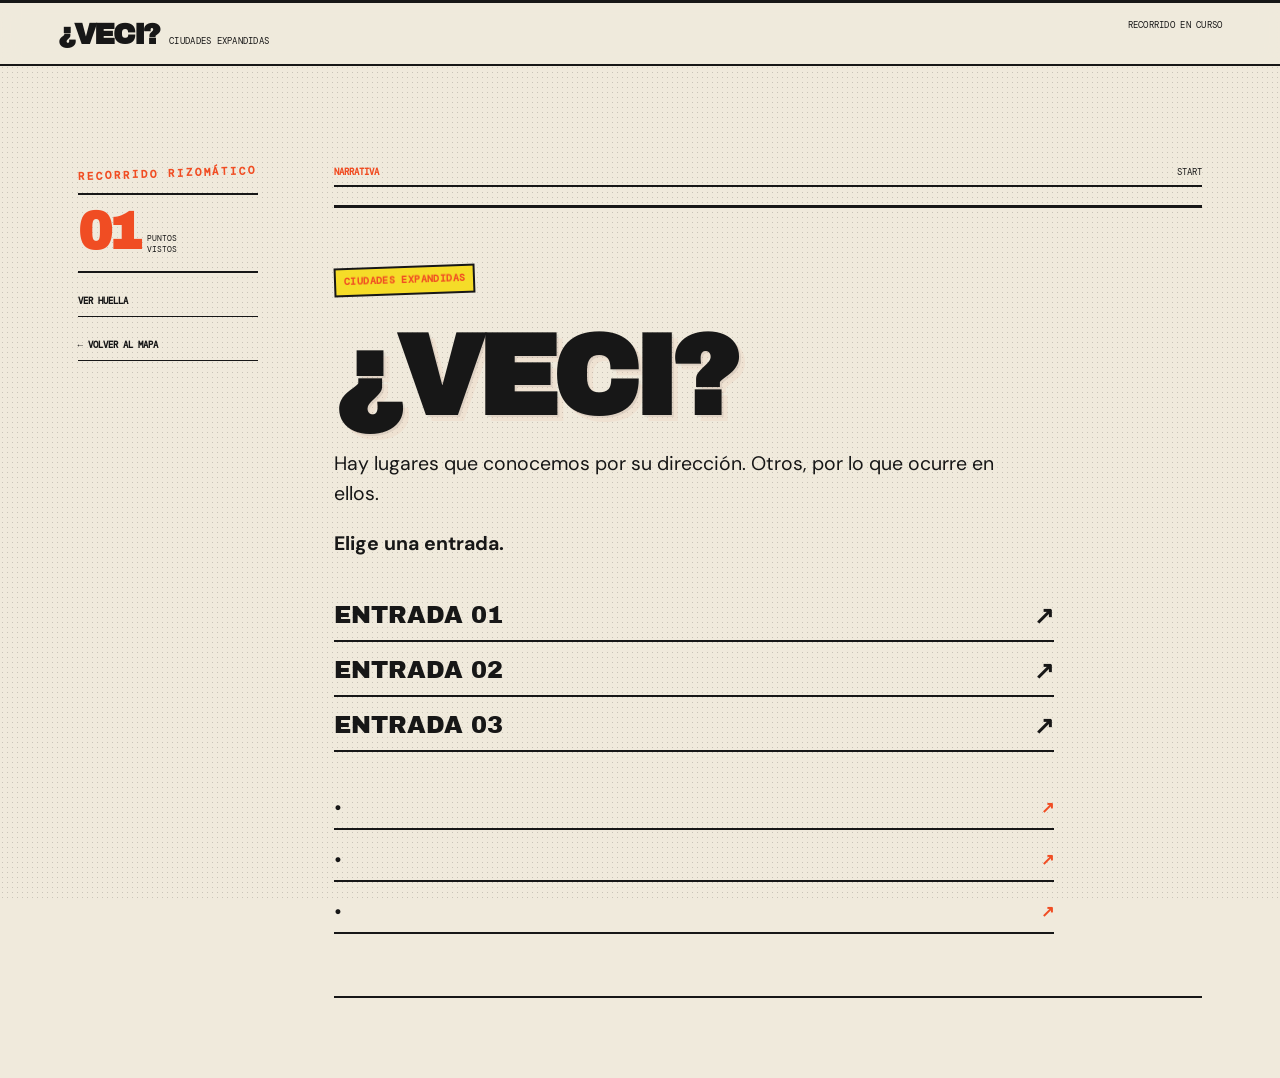
<file: story.html>
<!doctype html>
<html lang="es">
<head>
  <meta charset="UTF-8" />
  <meta name="viewport" content="width=device-width, initial-scale=1.0" />
  <meta name="description" content="Experiencia narrativa rizomática de ¿VECI? — Ciudades Expandidas, desarrollada con HTML, CSS y JavaScript." />
  <title>Recorrido — ¿VECI?</title>
  <link rel="preconnect" href="https://fonts.googleapis.com" />
  <link rel="preconnect" href="https://fonts.gstatic.com" crossorigin />
  <link href="https://fonts.googleapis.com/css2?family=Archivo+Black&family=DM+Mono:wght@400;500&family=DM+Sans:opsz,wght@9..40,400;9..40,500;9..40,700&display=swap" rel="stylesheet" />
  <link rel="stylesheet" href="css/styles.css" />
</head>
<body class="story-page">
  <header class="story-topbar">
    <a href="index.html" class="story-brand" aria-label="Volver al mapa"><strong>¿VECI?</strong><span>Ciudades expandidas</span></a>
    <div class="story-location" id="story-location"><span>Recorrido en curso</span></div>
  </header>

  <main class="story-stage">
    <aside class="story-rail" aria-label="Estado del recorrido">
      <p class="eyebrow">Recorrido rizomático</p>
      <div class="story-rail__counter"><strong id="visited-count">01</strong><span>puntos<br />vistos</span></div>
      <button id="toggle-trail" class="rail-button" type="button">Ver huella</button>
      <a class="rail-link" href="index.html">← Volver al mapa</a>
    </aside>

    <section class="passage-shell" aria-live="polite">
      <div class="passage-meta"><span id="passage-tag">NARRATIVA</span><span id="passage-id">PUNTO_ELEGIDO</span></div>
      <article id="passage" class="passage"></article>
    </section>
  </main>

  <dialog id="trail-dialog" class="trail-dialog">
    <form method="dialog" class="trail-dialog__head"><div><p class="eyebrow">Tu huella</p><h2>Los puntos que tocaste.</h2></div><button value="close" aria-label="Cerrar">×</button></form>
    <ol id="trail-list" class="trail-list"></ol>
  </dialog>

  <noscript><p class="noscript">Esta experiencia necesita JavaScript para recorrer los nodos narrativos.</p></noscript>
  <script src="js/story-data.js"></script>
  <script src="js/story-engine.js"></script>
</body>
</html>
</file>
<file: css/styles.css>
/* =========================================================
   VARIABLES DE COLOR Y BASE GENERAL
   Aquí se definen los tonos principales que usa toda la identidad
   visual del proyecto: negro, papel, amarillo, naranja y rosa.
   ========================================================= */
:root {
  --ink: #171717;
  --paper: #f0eadc;
  --yellow: #f5dc28;
  --orange: #f04d23;
  --pink: #e84987;
  --green: #526b42;
  --line: rgba(23, 23, 23, 0.23);
}

* { box-sizing: border-box; }
html { scroll-behavior: smooth; }
body { margin: 0; color: var(--ink); background: var(--paper); font-family: "DM Sans", sans-serif; }
body::before { content: ""; position: fixed; inset: 0; z-index: -1; opacity: .18; pointer-events: none; background-image: radial-gradient(var(--ink) .55px, transparent .7px); background-size: 5px 5px; }
a { color: inherit; }

/* =========================================================
   INDICADORES DE INTERACTIVIDAD
   Se hace más expresiva la sensación de que los elementos responden
   al usuario, manteniendo una lectura clara y divertida.
   ========================================================= */
.brand,
.brand__word,
.scroll-cue,
.manifesto,
.entry-card,
.map-frame,
.entry-cards,
.map-section__heading,
.hero__copy,
.masthead,
.site-footer,
.veci-marker,
.leaflet-control-zoom a {
  transform-style: preserve-3d;
  will-change: transform;
}

.brand,
.brand__word,
.scroll-cue,
.manifesto,
.entry-card,
.map-frame,
.entry-cards,
.map-section__heading,
.hero__copy,
.masthead,
.site-footer,
.leaflet-control-zoom a {
  transition: transform 0.25s ease, box-shadow 0.25s ease, background-color 0.25s ease, border-color 0.25s ease, opacity 0.25s ease, filter 0.25s ease;
}

.brand:hover,
.brand:focus-visible,
.brand__word:hover,
.scroll-cue:hover,
.scroll-cue:focus-visible,
.manifesto:hover,
.manifesto:focus-within,
.entry-card:hover,
.entry-card:focus-visible,
.map-frame:hover,
.map-section__heading:hover,
.hero__copy:hover,
.masthead:hover,
.site-footer:hover,
.veci-marker:hover,
.veci-marker:focus-visible,
.leaflet-control-zoom a:hover,
.leaflet-control-zoom a:focus-visible {
  transform: translateY(-2px) rotateX(var(--rx, 0deg)) rotateY(var(--ry, 0deg)) translate3d(var(--mx, 0px), var(--my, 0px), 0);
}

.brand {
  animation: floatSoft 4.5s ease-in-out infinite;
}
.scroll-cue {
  animation: floatSoft 5s ease-in-out infinite 0.2s;
}
.manifesto {
  animation: floatSoft 5.5s ease-in-out infinite 0.5s;
}
.entry-card {
  position: relative;
  overflow: hidden;
}
.entry-card::before {
  content: "";
  position: absolute;
  inset: 0;
  background: linear-gradient(120deg, transparent 0%, rgba(255,255,255,0.44) 40%, transparent 70%);
  transform: translateX(-120%);
  transition: transform 0.7s ease;
}
.entry-card:hover::before,
.entry-card:focus-visible::before {
  transform: translateX(120%);
}

/* =========================================================
   PANTALLA DE CARGA
   Estos estados ayudan a que el usuario entienda que cada elemento
   tiene respuesta visual al hover y al foco, sin saturar la info.
   ========================================================= */
.brand,
.scroll-cue,
.manifesto,
.entry-card,
.veci-marker,
.leaflet-control-zoom a {
  transition: transform 0.25s ease, box-shadow 0.25s ease, background-color 0.25s ease, border-color 0.25s ease, opacity 0.25s ease;
}

.brand:hover,
.brand:focus-visible,
.scroll-cue:hover,
.scroll-cue:focus-visible,
.manifesto:hover,
.manifesto:focus-within,
.entry-card:hover,
.entry-card:focus-visible,
.veci-marker:hover,
.veci-marker:focus-visible,
.leaflet-control-zoom a:hover,
.leaflet-control-zoom a:focus-visible {
  transform: translateY(-2px);
}

/* =========================================================
   PANTALLA DE CARGA
   Capa de introducción con video que aparece al abrir la página y
   luego desaparece para dejar ver la experiencia principal.
   ========================================================= */
.preloader {
  position: fixed;
  inset: 0;
  z-index: 999;
  display: grid;
  place-items: center;
  overflow: hidden;
  background: var(--paper);
  opacity: 1;
  visibility: visible;
  transition: opacity .7s ease, visibility .7s ease;
}

.preloader--hidden {
  opacity: 0;
  visibility: hidden;
  pointer-events: none;
}

.preloader__video {
  position: absolute;
  inset: 0;
  width: 100%;
  height: 100%;
  object-fit: cover;
  display: block;
  filter: brightness(.9) contrast(1.08) saturate(1.05);
  background: var(--paper);
}

.site-shell { max-width: 1440px; min-height: 100vh; margin: auto; padding: 25px 4.5vw 0; overflow: hidden; }
.masthead { display: flex; justify-content: space-between; align-items: flex-start; border-top: 3px solid var(--ink); padding-top: 12px; }
.brand { display: inline-flex; align-items: baseline; gap: 13px; text-decoration: none; }
.brand__word, h1, h2 { font-family: "Archivo Black", Impact, sans-serif; letter-spacing: -.06em; }
.brand__word {
  font-size: clamp(2.5rem, 5.2vw, 4.7rem);
  line-height: .8;
  transform: skewX(-7deg);
  text-shadow: 4px 4px 0 rgba(23, 23, 23, 0.08);
}
.brand__word::first-letter,
h1 em,
h2,
.map-instruction strong {
  text-shadow: 2px 2px 0 rgba(23, 23, 23, 0.1);
}
.brand__tag, .masthead__edition, .eyebrow, .map-instruction, .map-legend, .site-footer { font-family: "DM Mono", monospace; text-transform: uppercase; letter-spacing: .03em; }
.brand__tag { font-size: .64rem; }
.masthead__edition { margin: 0; font-size: .64rem; line-height: 1.5; text-align: right; }
/* Se restauran los textos principales para no borrar el esquema visual completo. */

.hero {
  display: grid;
  grid-template-columns: minmax(0, 1.15fr) minmax(210px, .38fr);
  gap: 4vw;
  align-items: end;
  min-height: 330px;
  padding: 2.5rem 0 2.5rem;
}
.eyebrow {
  margin: 0 0 13px;
  color: var(--orange);
  font-size: .68rem;
  font-weight: 700;
  letter-spacing: .18em;
  transform: rotate(-2deg);
}
h1 {
  max-width: 860px;
  margin: 0;
  font-size: clamp(2.6rem, 6vw, 6.4rem);
  line-height: .88;
  text-transform: uppercase;
  text-shadow: 2px 2px 0 rgba(23, 23, 23, 0.08), 6px 6px 0 rgba(240, 77, 35, 0.05);
  animation: textFloat 9s ease-in-out infinite;
}
h1 em {
  color: var(--orange);
  font-style: normal;
  display: inline-block;
  transform: skewX(-8deg);
  background: linear-gradient(180deg, #f04d23 0%, #f7a247 100%);
  -webkit-background-clip: text;
  background-clip: text;
  color: transparent;
}
.intro { max-width: 480px; margin: 28px 0 0; font-size: clamp(1rem, 1.4vw, 1.22rem); line-height: 1.35; }
.scroll-cue { display: inline-flex; gap: .9rem; margin-top: 34px; padding-bottom: 4px; border-bottom: 2px solid var(--ink); font-family: "DM Mono", monospace; font-size: .71rem; font-weight: 700; text-decoration: none; text-transform: uppercase; }
.scroll-cue span { color: var(--orange); font-size: 1rem; line-height: .7; }
.manifesto {
  align-self: center;
  position: relative;
  max-width: 430px;
  padding: 0 0 0 22px;
  border-left: 3px solid var(--pink);
  transform: rotate(-1deg);
  background: transparent;
}
.manifesto::before {
  content: "";
  position: absolute;
  left: -1px;
  top: 0;
  bottom: 0;
  width: 1px;
  background: rgba(23, 23, 23, 0.1);
}
.manifesto p {
  margin: 0;
  font-family: "Archivo Black", Impact, sans-serif;
  font-size: clamp(2rem, 2.8vw, 3.05rem);
  line-height: 0.98;
  letter-spacing: -.05em;
  text-transform: none;
  max-width: 390px;
}
.manifesto span {
  display: block;
  margin-top: 16px;
  color: var(--orange);
  font-family: "DM Mono", monospace;
  font-size: .68rem;
  letter-spacing: .1em;
  text-transform: uppercase;
}

/* =========================================================
   MAPA Y BLOQUES DE ENTRADA
   Define la caja del mapa, su fondo visual y el texto de instrucción
   que acompaña la navegación entre localidades.
   ========================================================= */
.map-section { padding: 3.5rem 0 0; border-top: 2px solid var(--ink); }
.map-section__heading { display: flex; justify-content: space-between; gap: 2rem; align-items: end; margin-bottom: 2rem; }
h2 {
  margin: 0;
  font-size: clamp(2.4rem, 5.3vw, 5.4rem);
  line-height: .84;
  text-transform: uppercase;
  transform: skewX(-4deg);
  text-shadow: 2px 2px 0 rgba(23, 23, 23, 0.08);
}
.map-instruction { margin: 0 0 .4rem; font-size: .68rem; line-height: 1.55; text-align: right; }
.map-instruction span {
  color: var(--orange);
  font-weight: 700;
  display: inline-block;
  transform: rotate(-1.5deg);
}
.map-frame {
  position: relative;
  min-height: 590px;
  background: linear-gradient(180deg, #faf7f2 0%, #f3ede5 100%);
  border: 3px solid var(--ink);
  border-radius: 1px;
  overflow: hidden;
  isolation: isolate;
  box-shadow: 0 10px 26px rgba(23, 23, 23, 0.12), inset 0 1px 0 rgba(255,255,255,0.72), inset 0 0 0 1px rgba(23, 23, 23, 0.06);
  animation: mapGlow 6s ease-in-out infinite alternate;
}
.map-frame::before {
  content: "";
  position: absolute;
  inset: 0;
  z-index: 2;
  pointer-events: none;
  background:
    radial-gradient(circle at 15% 18%, rgba(255,255,255,0.8), transparent 18%),
    radial-gradient(circle at 80% 35%, rgba(255,255,255,0.42), transparent 22%),
    repeating-linear-gradient(0deg, rgba(23,23,23,0.02) 0, rgba(23,23,23,0.02) 1px, transparent 1px, transparent 4px),
    repeating-linear-gradient(90deg, rgba(255,255,255,0.08) 0, rgba(255,255,255,0.08) 1px, transparent 1px, transparent 6px);
  mix-blend-mode: soft-light;
}
.video-backdrop, .map-overlay, .map-credit { display: none !important; }
#bogota-map {
  position: absolute;
  inset: 0;
  z-index: 1;
  background: linear-gradient(180deg, #fcfaf8 0%, #f7f2eb 100%);
}
.leaflet-container {
  background: linear-gradient(180deg, #fcfaf8 0%, #f7f2eb 100%) !important;
}
.map-tiles-ghost { opacity: 1 !important; }
.leaflet-tile-pane {
  opacity: 1;
  filter: sepia(0.14) saturate(0.7) brightness(1.14) contrast(1.08);
  mix-blend-mode: normal;
}
.leaflet-control-zoom {
  border: 2px solid var(--ink) !important;
  border-radius: 0 !important;
  overflow: hidden;
  box-shadow: 0 4px 12px rgba(23, 23, 23, 0.12);
}
.leaflet-control-zoom a {
  width: 34px !important;
  height: 34px !important;
  line-height: 34px !important;
  color: var(--ink) !important;
  background: rgba(255,255,255,0.85) !important;
  border: 0 !important;
  font-weight: 700;
}
.leaflet-control-zoom a:hover {
  color: var(--paper) !important;
  background: var(--orange) !important;
}
.leaflet-control-zoom a:first-child {
  border-bottom: 2px solid var(--ink) !important;
}
.leaflet-marker-pane {
  filter: drop-shadow(2px 2px 4px rgba(23, 23, 23, 0.12));
}

/* =========================================================
   MARCADORES DEL MAPA
   Estos puntos actúan como entradas a cada historia. Tienen pulso,
   estilo editorial y animación para destacar la acción.
   ========================================================= */
.veci-marker-wrap { background: transparent; border: 0; }
.veci-marker {
  position: relative;
  display: block;
  width: 56px;
  height: 56px;
  text-decoration: none;
  cursor: pointer;
}
.veci-marker__label {
  position: absolute;
  left: 28px;
  top: 50%;
  transform: translateY(-50%) translateX(-8px);
  padding: 0;
  background: transparent;
  border: 0;
  font-family: "DM Mono", monospace;
  font-size: .52rem;
  line-height: 1;
  letter-spacing: .08em;
  text-transform: uppercase;
  white-space: nowrap;
  opacity: 0;
  pointer-events: none;
  transition: transform 0.25s ease, opacity 0.25s ease;
  box-shadow: none;
}
.veci-marker__dot {
  position: absolute;
  inset: 0;
  width: 20px;
  height: 20px;
  margin: auto;
  background: radial-gradient(circle at 35% 30%, #fff3b5 0%, var(--yellow) 40%, #dfbc1d 100%);
  border: 3px solid var(--ink);
  border-radius: 50%;
  box-shadow: 0 0 0 3px rgba(240, 234, 220, 0.9), 0 8px 12px rgba(23, 23, 23, 0.12);
  transition: transform 0.3s ease, background 0.3s ease, box-shadow 0.3s ease;
}
.veci-marker__pulse {
  position: absolute;
  inset: 0;
  width: 42px;
  height: 42px;
  margin: auto;
  background: rgba(245, 220, 40, 0.18);
  border: 2px solid rgba(23, 23, 23, 0.8);
  border-radius: 50%;
  opacity: 0.9;
  animation: marker-pulse 2s infinite, pulseSoft 2.8s ease-in-out infinite;
}
.veci-marker:hover .veci-marker__dot,
.veci-marker:focus .veci-marker__dot {
  background: radial-gradient(circle at 35% 30%, #ffd7c2 0%, var(--orange) 38%, #c53d1e 100%);
  transform: scale(1.22);
  box-shadow: 0 0 0 4px rgba(240, 234, 220, 0.9), 0 10px 16px rgba(240, 77, 35, 0.2);
}
.veci-marker:hover .veci-marker__pulse,
.veci-marker:focus .veci-marker__pulse {
  background: rgba(240, 77, 35, 0.16);
  border-color: rgba(240, 77, 35, 0.52);
  animation: marker-pulse-glow 1.2s ease-out;
}
.veci-marker:hover .veci-marker__label,
.veci-marker:focus .veci-marker__label {
  opacity: 1;
  transform: translateY(-50%) translateX(0);
}
@keyframes marker-pulse {
  0% { transform: scale(0.45); opacity: 0.9; }
  100% { transform: scale(1.45); opacity: 0; }
}
@keyframes pulseSoft {
  0%, 100% { box-shadow: 0 0 0 0 rgba(245, 220, 40, 0.2); }
  50% { box-shadow: 0 0 0 12px rgba(245, 220, 40, 0.06); }
}
@keyframes floatSoft {
  0%, 100% { transform: translateY(0px); }
  50% { transform: translateY(-4px); }
}
@keyframes mapGlow {
  0% { box-shadow: 0 10px 26px rgba(23, 23, 23, 0.12), inset 0 1px 0 rgba(255,255,255,0.72), inset 0 0 0 1px rgba(23, 23, 23, 0.06); }
  100% { box-shadow: 0 16px 30px rgba(23, 23, 23, 0.16), inset 0 1px 0 rgba(255,255,255,0.72), inset 0 0 0 1px rgba(23, 23, 23, 0.06); }
}
.bogota-map { position: relative; z-index: 1; display: block; width: min(100%, 930px); max-height: 650px; margin: 0 auto; color: var(--paper); }
.map-boundary { fill: #415c37; stroke: var(--paper); stroke-width: 3; }.map-grid { fill: url(#grid); opacity: .25; }.urban-lines path { fill: none; stroke: var(--pink); stroke-width: 4; stroke-linecap: round; opacity: .92; }.rhizome-lines path { fill: none; stroke: var(--yellow); stroke-width: 2; stroke-dasharray: 5 6; opacity: .86; animation: trace-flow 5s linear infinite; }.trace-nodes circle { fill: var(--yellow); stroke: var(--ink); stroke-width: 2; }.trace-nodes text { fill: var(--yellow); font-family: "DM Mono", monospace; font-size: 9px; letter-spacing: 1px; }.city-blocks rect { fill: #d7cdae; opacity: .48; }.river { fill: none; stroke: #75a8ae; stroke-width: 12; opacity: .9; }
.map-label { fill: var(--paper); font-family: "DM Mono", monospace; font-size: 12px; letter-spacing: 1.7px; opacity: .75; }.map-label--river { fill: #9dced0; font-size: 9px; }.map-label--city { font-family: "Archivo Black", sans-serif; font-size: 50px; letter-spacing: -3px; opacity: .18; }
.map-node { cursor: pointer; }.map-node .node-ring { fill: none; stroke: var(--yellow); stroke-width: 2; transform-box: fill-box; transform-origin: center; animation: pulse 2.2s ease-out infinite; }.map-node .node-core { fill: var(--yellow); stroke: var(--ink); stroke-width: 3; transition: r .2s ease, fill .2s ease; }.map-node text { fill: var(--paper); font-family: "Archivo Black", sans-serif; font-size: 18px; letter-spacing: -1px; text-anchor: middle; pointer-events: none; }.map-node .node-subtitle { fill: var(--yellow); font-family: "DM Mono", monospace; font-size: 10px; letter-spacing: 1px; }.map-node:hover .node-core, .map-node:focus .node-core { r: 17px; fill: var(--orange); }.map-node:hover .node-ring, .map-node:focus .node-ring { stroke: var(--orange); }.map-node--kennedy .node-ring { animation-delay: .7s; }.map-node--bosa .node-ring { animation-delay: 1.4s; }
@keyframes pulse { 0% { transform: scale(.55); opacity: 1; } 80%, 100% { transform: scale(1.5); opacity: 0; } }
@keyframes trace-flow { to { stroke-dashoffset: -44; } }
.site-footer { display: flex; justify-content: space-between; gap: 2rem; padding: 20px 0 25px; font-size: .59rem; }.site-footer p { margin: 0; }

/* =========================================================
   PISTA DE INTERACCIÓN EN EL MAPA
   Pequeña indicación visual para reforzar que cada zona responde.
   Mantiene el diseño claro y sin saturar la lectura.
   ========================================================= */
.map-frame::after {
  content: "Explora cada punto";
  position: absolute;
  left: 18px;
  top: 18px;
  z-index: 3;
  padding: 5px 8px;
  background: rgba(240, 234, 220, 0.9);
  border: 1px solid rgba(23, 23, 23, 0.7);
  font-family: "DM Mono", monospace;
  font-size: .52rem;
  letter-spacing: .12em;
  text-transform: uppercase;
  opacity: .82;
  pointer-events: none;
  animation: hintPulse 3s ease-in-out infinite;
}

@keyframes hintPulse {
  0%, 100% { opacity: 0.7; transform: translateY(0); }
  50% { opacity: 1; transform: translateY(-2px); }
}
@keyframes textFloat {
  0%, 100% { transform: translateY(0px) skewX(0deg); }
  50% { transform: translateY(-2px) skewX(-0.8deg); }
}

@media (max-width: 680px) { .site-shell { padding: 18px 20px 0; }.brand { display: block; }.brand__tag { display: block; margin-top: 9px; }.masthead__edition { font-size: .53rem; }.hero { grid-template-columns: 1fr; gap: 2.7rem; padding: 5.5rem 0 3.5rem; }.manifesto { max-width: 280px; }.map-section__heading, .site-footer { display: block; }.map-instruction { margin-top: 1.4rem; text-align: left; }.map-frame { min-height: 500px; margin-inline: -20px; }.video-backdrop { gap: 6px; padding: 12px 9px; }.video-panel:nth-child(2) { transform: translateY(14px); }.video-panel:nth-child(3) { transform: translateY(-7px); }.video-panel video { min-height: 460px; }.video-panel figcaption { right: 7px; bottom: 10px; left: 7px; font-size: .75rem; }.video-panel figcaption span { display: none; }.map-overlay { left: 12px; right: 12px; font-size: .48rem; }.map-credit { left: 12px; }.veci-marker__label { left: 83px; }.site-footer p + p { margin-top: .7rem; } }
@media (prefers-reduced-motion: reduce) { html { scroll-behavior: auto; }.map-node .node-ring, .rhizome-lines path { animation: none; } }

/* --- Integración portada + narrativa rizomática --- */
.video-fallback { width:100%; height:100%; min-height:530px; background-image: linear-gradient(180deg,rgba(9,8,8,.08),rgba(9,8,8,.25)), var(--poster); background-size:cover; background-position:center; filter:grayscale(.3) contrast(1.13) saturate(.78); }
.entry-cards {
  position: relative;
  display: grid;
  grid-template-columns: repeat(3, minmax(0, 1fr));
  border-bottom: 3px solid var(--ink);
  background:
    linear-gradient(180deg, rgba(255,255,255,0.05), rgba(0,0,0,0)),
    repeating-linear-gradient(90deg, rgba(23,23,23,0.04) 0 1px, transparent 1px 24px);
  overflow: hidden;
}

.entry-card {
  position: relative;
  display: grid;
  grid-template-columns: auto 1fr;
  gap: 6px 12px;
  padding: 16px 16px 18px;
  min-height: 118px;
  border-top: 3px solid var(--ink);
  border-right: 3px solid var(--ink);
  text-decoration: none;
  background: rgba(240, 234, 220, 0.14);
  transition: transform .2s ease, box-shadow .2s ease, filter .2s ease;
  transform: translateY(0);
  overflow: hidden;
}

.entry-card:nth-child(1) {
  background: linear-gradient(180deg, rgba(240, 234, 220, 0.22), rgba(240, 234, 220, 0.08));
}
.entry-card:nth-child(2) {
  background: linear-gradient(180deg, rgba(240, 234, 220, 0.2), rgba(245, 220, 40, 0.04));
}
.entry-card:nth-child(3) {
  background: linear-gradient(180deg, rgba(240, 234, 220, 0.2), rgba(232, 73, 135, 0.02));
}

.entry-card::before {
  content: "";
  position: absolute;
  inset: 0;
  background: linear-gradient(120deg, transparent 0%, rgba(255,255,255,0.08) 42%, transparent 66%);
  opacity: 0.75;
  pointer-events: none;
}

.entry-card:last-child { border-right: 0; }

.entry-card > span {
  grid-row: 1 / 3;
  position: relative;
  z-index: 1;
  display: inline-flex;
  align-items: flex-start;
  color: rgba(23, 23, 23, 0.7);
  font-family: "DM Mono", monospace;
  font-size: .62rem;
  font-weight: 700;
  letter-spacing: .12em;
  line-height: 1;
  padding-top: 3px;
}

.entry-card strong {
  position: relative;
  z-index: 1;
  display: block;
  font-family: "Archivo Black", sans-serif;
  font-size: clamp(2.1rem, 2.2vw, 2.9rem);
  line-height: .8;
  letter-spacing: -.08em;
  text-transform: uppercase;
  color: rgba(23, 23, 23, 0.92);
  text-shadow: none;
}

.entry-card strong::after {
  content: "";
  display: block;
  width: 100%;
  height: 2px;
  background: rgba(23, 23, 23, 0.22);
  margin-top: 5px;
}

.entry-card small {
  position: relative;
  z-index: 1;
  display: block;
  margin-top: 7px;
  font-family: "DM Mono", monospace;
  font-size: .5rem;
  letter-spacing: .12em;
  text-transform: uppercase;
  color: rgba(23, 23, 23, 0.76);
  line-height: 1.3;
}

.entry-card:hover,
.entry-card:focus {
  transform: translateY(-2px);
  box-shadow: 0 8px 0 rgba(23,23,23,0.02);
  filter: saturate(1.08);
}

@keyframes card-breathe {
  0%, 100% { transform: translateY(0); }
  50% { transform: translateY(-2px); }
}


/* =========================================================
   Portada: fondos abstractos generados sólo con CSS.
   ========================================================= */
.video-panel .video-fallback {
  width: 100%;
  height: 100%;
  min-height: 530px;
  background-image:
    linear-gradient(180deg, rgba(15, 13, 12, .08), rgba(15, 13, 12, .48)),
    radial-gradient(circle at 24% 26%, rgba(240, 234, 220, .17), transparent 28%),
    repeating-linear-gradient(117deg, rgba(240, 234, 220, .08) 0 1px, transparent 1px 28px),
    repeating-linear-gradient(27deg, rgba(240, 234, 220, .045) 0 1px, transparent 1px 38px),
    linear-gradient(135deg, #655f58, #252321 65%, #171514);
  background-size: cover;
  background-position: center;
  filter: grayscale(.3) contrast(1.13) saturate(.78);
}
.video-panel--kennedy .video-fallback {
  background-image:
    linear-gradient(180deg, rgba(15, 13, 12, .06), rgba(15, 13, 12, .5)),
    radial-gradient(circle at 64% 30%, rgba(245, 220, 40, .12), transparent 24%),
    repeating-linear-gradient(93deg, rgba(240, 234, 220, .07) 0 1px, transparent 1px 32px),
    repeating-linear-gradient(13deg, rgba(240, 234, 220, .05) 0 1px, transparent 1px 43px),
    linear-gradient(145deg, #66554c, #2d2521 60%, #171514);
}
.video-panel--bosa .video-fallback {
  background-image:
    linear-gradient(180deg, rgba(15, 13, 12, .06), rgba(15, 13, 12, .48)),
    radial-gradient(circle at 45% 22%, rgba(232, 73, 135, .12), transparent 25%),
    repeating-linear-gradient(104deg, rgba(240, 234, 220, .07) 0 1px, transparent 1px 35px),
    repeating-linear-gradient(18deg, rgba(240, 234, 220, .04) 0 1px, transparent 1px 46px),
    linear-gradient(130deg, #58515e, #28242d 60%, #171514);
}

/* =========================================================
   Página narrativa: mismo lenguaje editorial del index.
   ========================================================= */
.story-page { min-height: 100vh; background: var(--paper); overflow-x: hidden; }
.story-topbar {
  position: sticky; top: 0; z-index: 20;
  display: flex; justify-content: space-between; align-items: flex-start;
  padding: 16px 4.5vw 14px;
  background: rgba(240, 234, 220, .94);
  backdrop-filter: blur(9px);
  border-top: 3px solid var(--ink);
  border-bottom: 2px solid var(--ink);
}
.story-brand { display: flex; align-items: baseline; gap: 10px; text-decoration: none; }
.story-brand strong { font-family: "Archivo Black", sans-serif; font-size: 1.8rem; letter-spacing: -.06em; }
.story-brand span, .story-location {
  font-family: "DM Mono", monospace;
  text-transform: uppercase;
  font-size: .55rem;
  letter-spacing: .03em;
}
.story-location { display: flex; flex-direction: column; text-align: right; }
.story-location strong { margin-top: 4px; color: var(--orange); font-size: .72rem; }
.story-stage {
  display: grid;
  grid-template-columns: 180px minmax(0, 920px);
  gap: clamp(28px, 6vw, 90px);
  max-width: 1240px;
  margin: 0 auto;
  padding: clamp(45px, 8vw, 100px) 4.5vw 80px;
}
.story-rail { position: sticky; top: 110px; align-self: start; }
.story-rail__counter {
  display: flex; gap: 9px; align-items: end;
  padding: 16px 0;
  border-top: 2px solid var(--ink);
  border-bottom: 2px solid var(--ink);
}
.story-rail__counter strong {
  font-family: "Archivo Black", sans-serif;
  font-size: 3.2rem; line-height: .85; letter-spacing: -.07em;
  color: var(--orange);
}
.story-rail__counter span {
  font-family: "DM Mono", monospace;
  font-size: .52rem;
  text-transform: uppercase;
}
.rail-button, .rail-link {
  display: block; width: 100%; margin-top: 13px; padding: 9px 0;
  border: 0; border-bottom: 1px solid var(--ink);
  background: transparent; color: var(--ink);
  font-family: "DM Mono", monospace; font-size: .58rem; font-weight: 700;
  text-align: left; text-transform: uppercase; text-decoration: none; cursor: pointer;
}
.rail-button:hover, .rail-link:hover { color: var(--orange); }
.passage-shell { min-width: 0; }
.passage-meta {
  display: flex; justify-content: space-between; gap: 1rem;
  margin-bottom: 18px; padding-bottom: 7px;
  border-bottom: 2px solid var(--ink);
  font-family: "DM Mono", monospace; font-size: .57rem; text-transform: uppercase;
}
.passage-meta span:first-child { color: var(--orange); font-weight: 700; }
.passage {
  position: relative;
  padding: clamp(30px, 5vw, 58px) 0;
  background: transparent;
  border-top: 3px solid var(--ink);
  border-bottom: 2px solid var(--ink);
}
.passage h1, .passage h2 {
  font-family: "Archivo Black", sans-serif;
  letter-spacing: -.055em;
  text-transform: uppercase;
}
.passage h1 { font-size: clamp(3rem, 9vw, 7rem); line-height: .85; margin: .2em 0; }
.passage h2 {
  max-width: 800px;
  font-size: clamp(2.4rem, 6vw, 5rem);
  line-height: .88;
  margin: .05em 0 .45em;
}
.passage p { max-width: 700px; font-size: clamp(1rem, 1.8vw, 1.22rem); line-height: 1.55; }
.passage .eyebrow, .passage [class^="tag-"] {
  display: inline-block;
  margin-bottom: 14px;
  padding: 5px 8px;
  border: 2px solid var(--ink);
  background: var(--yellow);
  font-family: "DM Mono", monospace;
  font-size: .6rem; font-weight: 700; letter-spacing: .04em; text-transform: uppercase;
}
.passage .tag-tienda, .passage .tag-barrio, .passage .tag-comunidad { background: var(--green); color: white; }
.passage .tag-audio { background: #7654b3; color: white; }
.passage .tag-persona { background: var(--pink); color: white; }
.passage .tag-resistencia { background: var(--orange); color: white; }
.passage .tag-urbanizacion, .passage .tag-silencio { background: #ded9cf; }
.passage .tag-tiempo { background: var(--yellow); }
.story-choices { margin-top: 30px; }
.story-choice {
  display: grid;
  grid-template-columns: 1fr auto;
  align-items: center;
  gap: 20px;
  width: min(100%, 720px);
  margin: 4px 0;
  padding: 15px 0 10px;
  border-bottom: 2px solid var(--ink);
  background: transparent;
  font-family: "DM Mono", monospace;
  font-size: .72rem;
  font-weight: 700;
  text-transform: uppercase;
  text-decoration: none;
  transition: transform .14s ease, color .14s ease;
}
.story-choice b { color: var(--orange); font-size: 1rem; }
.story-choice:hover, .story-choice:focus { color: var(--orange); transform: translateX(6px); }
.media-placeholder {
  min-height: 220px;
  margin: 26px 0;
  padding: 22px;
  display: flex; flex-direction: column; justify-content: end;
  border: 2px solid var(--ink);
  background:
    radial-gradient(circle at 35% 25%, rgba(240, 77, 35, .16), transparent 25%),
    repeating-linear-gradient(130deg, rgba(23, 23, 23, .07) 0 1px, transparent 1px 22px),
    rgba(23, 23, 23, .035);
}
.media-placeholder span { font-family: "Archivo Black", sans-serif; font-size: 2rem; letter-spacing: -.05em; color: var(--orange); }
.media-placeholder p { margin: 5px 0; font-family: "DM Mono", monospace; font-size: .68rem; text-transform: uppercase; }
.media-placeholder small { opacity: .58; font-size: .68rem; }
.story-input { display: block; margin: 25px 0; }
.story-input span { display: block; margin-bottom: 8px; font-family: "DM Mono", monospace; font-size: .65rem; font-weight: 700; text-transform: uppercase; }
.story-input input {
  width: min(100%, 600px);
  padding: 14px 12px;
  border: 0; border-bottom: 3px solid var(--ink); border-radius: 0;
  background: transparent; color: var(--ink);
  font: 700 1.15rem "DM Sans", sans-serif;
  outline: none;
}
.story-input input:focus { background: var(--yellow); }
.locality-reveal {
  display: flex; flex-direction: column; align-items: flex-start;
  margin: 30px 0; padding: 18px 20px;
  background: var(--yellow); border: 3px solid var(--ink);
  transform: rotate(-1deg);
}
.locality-reveal span { font-family: "DM Mono", monospace; font-size: .62rem; text-transform: uppercase; }
.locality-reveal strong { font-family: "Archivo Black", sans-serif; font-size: clamp(2.5rem, 7vw, 5.5rem); line-height: 1; letter-spacing: -.06em; }
.final-phrase { font-family: "Archivo Black", sans-serif !important; color: var(--pink); font-size: clamp(1.6rem, 4vw, 3rem) !important; line-height: 1.05 !important; transform: rotate(-1deg); }
.story-start { text-align: left; }
.locality-choices { display: grid; gap: 0; margin-top: 28px; max-width: 720px; }
.locality-choices a {
  display: flex; justify-content: space-between;
  padding: 15px 0 10px;
  border-bottom: 2px solid var(--ink);
  font-family: "Archivo Black", sans-serif;
  font-size: 1.5rem;
  text-transform: uppercase;
  text-decoration: none;
}
.locality-choices a:hover { color: var(--orange); }
.trail-dialog {
  width: min(720px, 92vw); max-height: 80vh; padding: 0;
  border: 3px solid var(--ink); background: var(--paper);
  box-shadow: 12px 12px 0 var(--orange);
}
.trail-dialog::backdrop { background: rgba(23, 23, 23, .65); }
.trail-dialog__head {
  position: sticky; top: 0;
  display: flex; justify-content: space-between; align-items: flex-start;
  padding: 25px; background: var(--paper); border-bottom: 2px solid var(--ink);
}
.trail-dialog__head h2 { font-size: clamp(2rem, 5vw, 3.7rem); }
.trail-dialog__head button { border: 0; background: transparent; font-size: 2rem; cursor: pointer; }
.trail-list { margin: 0; padding: 10px 25px 30px; list-style: none; }
.trail-list li { border-bottom: 1px solid var(--line); }
.trail-list button {
  display: flex; gap: 15px; width: 100%; padding: 13px 0;
  border: 0; background: none;
  font: 700 .72rem "DM Mono", monospace;
  text-align: left; cursor: pointer;
}
.trail-list button span { color: var(--orange); }
.trail-list button:hover { color: var(--orange); }
.noscript { margin: 2rem; padding: 1rem; border: 2px solid var(--ink); }

@media (max-width: 760px) {
  .entry-cards { grid-template-columns: 1fr; }
  .entry-card { border-right: 0; }
  .story-topbar { padding-inline: 20px; }
  .story-brand span { display: none; }
  .story-stage { display: block; padding-inline: 20px; }
  .story-rail { position: static; display: grid; grid-template-columns: 1fr auto; gap: 10px; align-items: end; margin-bottom: 30px; }
  .story-rail > .eyebrow { grid-column: 1 / -1; }
  .story-rail__counter { border-bottom: 0; }
  .rail-button, .rail-link { width: auto; }
  .passage { padding: 26px 0; }
  .video-fallback { min-height: 460px; }
}

/* =========================================================
   MULTIMEDIA + VISOR 360°
   ========================================================= */
.story-media {
  margin: 34px auto 38px;
  width: min(100%, 720px);
  max-width: 72vw;
}

.story-media__image,
.story-media__video {
  display: block;
  width: 100%;
  height: min(76vh, 760px);
  max-height: 760px;
  object-fit: cover;
  object-position: center;
  border: 2px solid var(--ink, #111);
  background: #111;
}

.story-media__audio {
  width: 100%;
}

.story-media figcaption {
  margin-top: 8px;
  padding-top: 8px;
  border-top: 1px solid currentColor;
  font-family: "DM Mono", monospace;
  font-size: 11px;
  line-height: 1.35;
  letter-spacing: .04em;
  text-transform: uppercase;
}

.story-media--360 {
  position: relative;
}

.story-360-head {
  display: flex;
  align-items: center;
  justify-content: space-between;
  gap: 16px;
  margin-bottom: 8px;
  font-family: "DM Mono", monospace;
  font-size: 11px;
  line-height: 1.3;
  text-transform: uppercase;
}

.story-360-head span {
  display: inline-grid;
  place-items: center;
  min-width: 54px;
  min-height: 32px;
  padding: 4px 9px;
  border: 2px solid currentColor;
  font-weight: 700;
}

.story-360-head p {
  margin: 0;
  text-align: right;
}

.story-360-viewer {
  width: 100%;
  height: clamp(330px, 56vw, 660px);
  min-height: 330px;
  border: 2px solid var(--ink, #111);
  background: #111;
  overflow: hidden;
}

.story-360-error {
  height: 100%;
  min-height: 330px;
  display: grid;
  place-content: center;
  gap: 8px;
  padding: 24px;
  text-align: center;
  color: #fff;
  font-family: "DM Mono", monospace;
}

@media (max-width: 720px) {
  .story-360-head {
    align-items: flex-start;
    flex-direction: column;
  }

  .story-360-head p {
    text-align: left;
  }

  .story-360-viewer {
    height: 430px;
  }
}

/* --- Deslizador antes / ahora --- */
.story-media--comparison { position: relative; }

.compare {
  position: relative;
  width: 100%;
  height: min(76vh, 760px);
  max-height: 760px;
  overflow: hidden;
  border: 2px solid var(--ink, #111);
  background: #111;
  cursor: ew-resize;
  touch-action: none;
  user-select: none;
}

.compare__img {
  position: absolute;
  inset: 0;
  width: 100%;
  height: 100%;
  object-fit: cover;
  object-position: center;
  display: block;
  pointer-events: none;
}

.compare__before-wrap {
  position: absolute;
  inset: 0;
  width: 50%;
  overflow: hidden;
  border-right: 2px solid var(--paper, #f0eadc);
}

.compare__before-wrap .compare__img {
  position: absolute;
  top: 0;
  left: 0;
  max-width: none;
}

.compare__handle {
  position: absolute;
  top: 0;
  bottom: 0;
  left: 50%;
  width: 44px;
  margin-left: -22px;
  display: grid;
  place-items: center;
  cursor: ew-resize;
}

.compare__handle-grip {
  display: grid;
  place-items: center;
  width: 40px;
  height: 40px;
  border-radius: 50%;
  background: var(--yellow, #f5dc28);
  border: 2px solid var(--ink, #111);
  font-size: 16px;
  font-weight: 700;
  box-shadow: 0 2px 0 rgba(0,0,0,.3);
}

.compare__tag {
  position: absolute;
  bottom: 12px;
  font-family: "DM Mono", monospace;
  font-size: 11px;
  font-weight: 700;
  letter-spacing: .06em;
  text-transform: uppercase;
  padding: 4px 9px;
  background: var(--ink, #111);
  color: var(--paper, #f0eadc);
  pointer-events: none;
}

.compare__tag--before { left: 12px; }
.compare__tag--after { right: 12px; }

@media (max-width: 720px) {
  .compare { height: 430px; }
}
</file>
